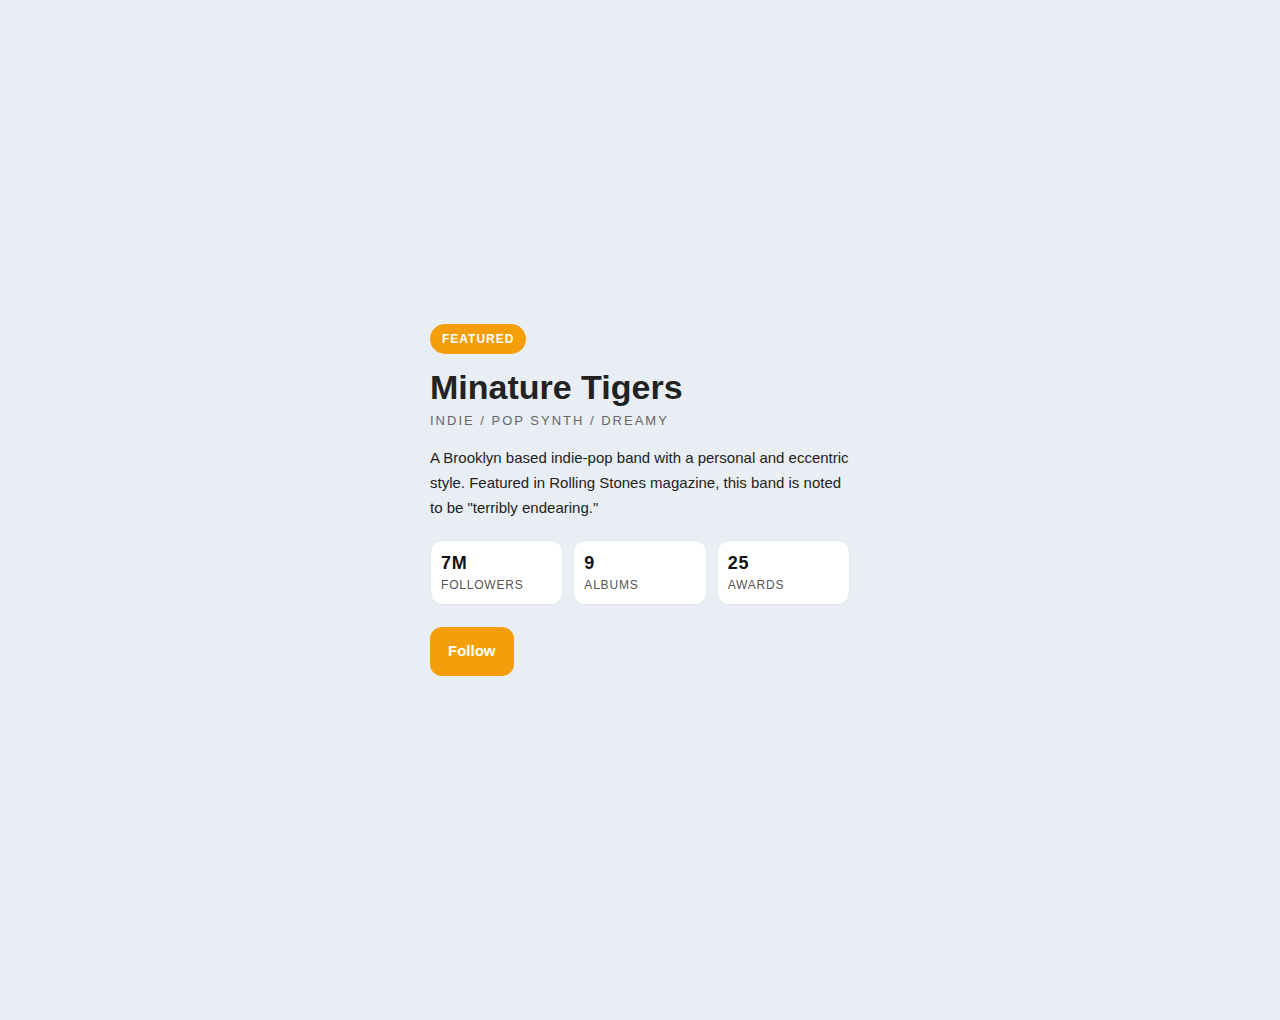
<file: css_profile_card/index.html>
<!DOCTYPE html>
<html lang="en">

<head>
<meta charset="UTF-8" />
<meta name="viewport" content="width=device-width, initial-scale=1.0" /> 
<title>Creator Profile Card</title>

<link rel="stylesheet" href="styles/style.css" />
</head>

<body>

<main>
  
<article>
<h2>FEATURED</h2>
<h1>Minature Tigers</h1>
<h3>Indie / Pop synth / Dreamy</h3>
<p>

A Brooklyn based indie-pop band with a personal and eccentric style. Featured in Rolling Stones magazine, this band is noted to be "terribly endearing."
</p>

<ul>
<li> <strong>7M</strong> Followers</li>
 <li><strong> 9 </strong> Albums</li> 
<li><strong> 25 </strong> Awards</li>
</ul>

<p>
<a href="#">Follow</a>
</p>
</article>
</main>
</body> 
</html>
</file>
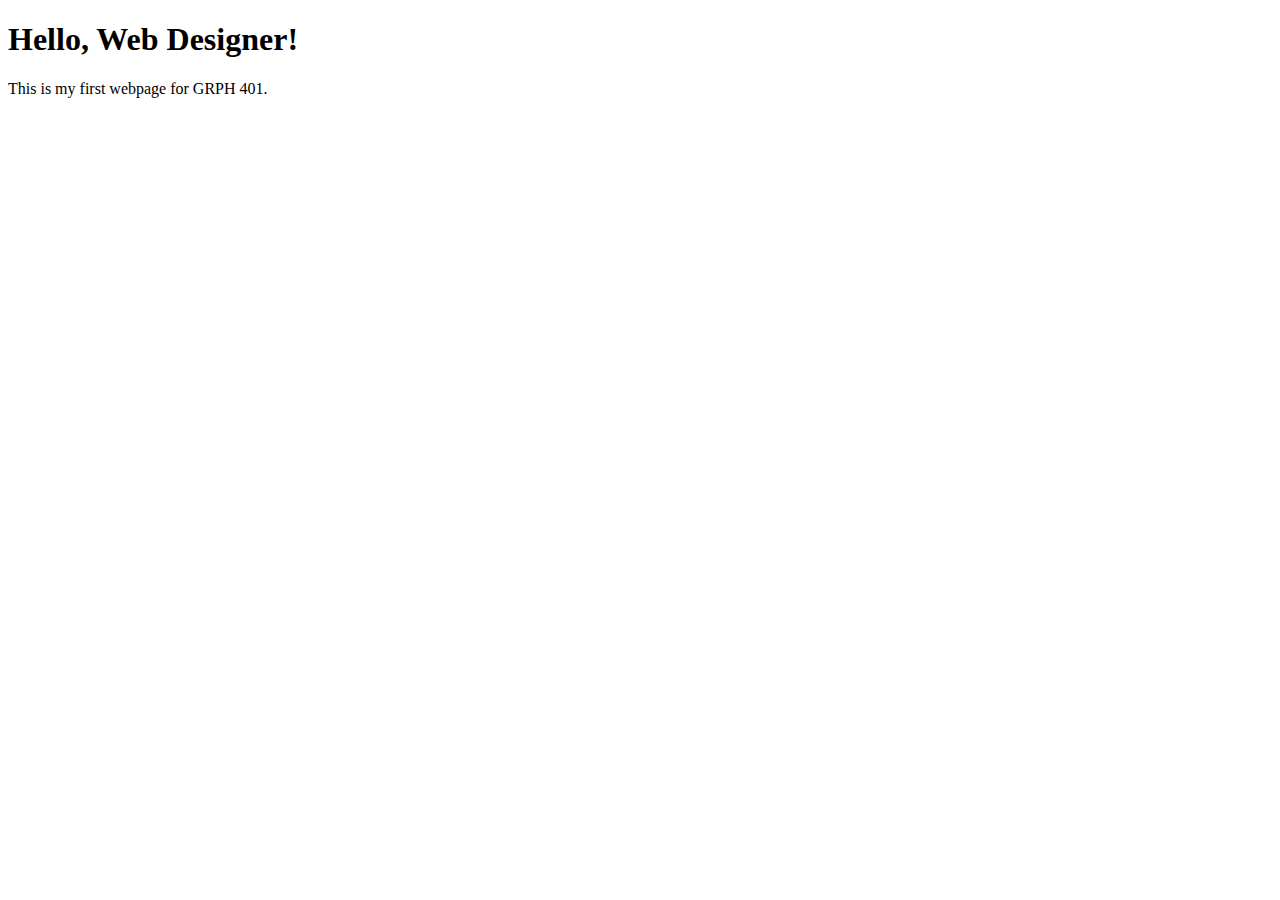
<file: Week01_hello_web/index.html>
<!DOCTYPE html>
<html lang="en">
  <head>
    <meta charset="UTF-8" />
    <meta name="viewport" content="width=device-width, initial-scale=1.0" />
    <title>Hello Web Designer</title>
  </head>
  <body>
    <h1>Hello, Web Designer!</h1>
    <p>This is my first webpage for GRPH 401.</p>
  </body>
</html>
</file>
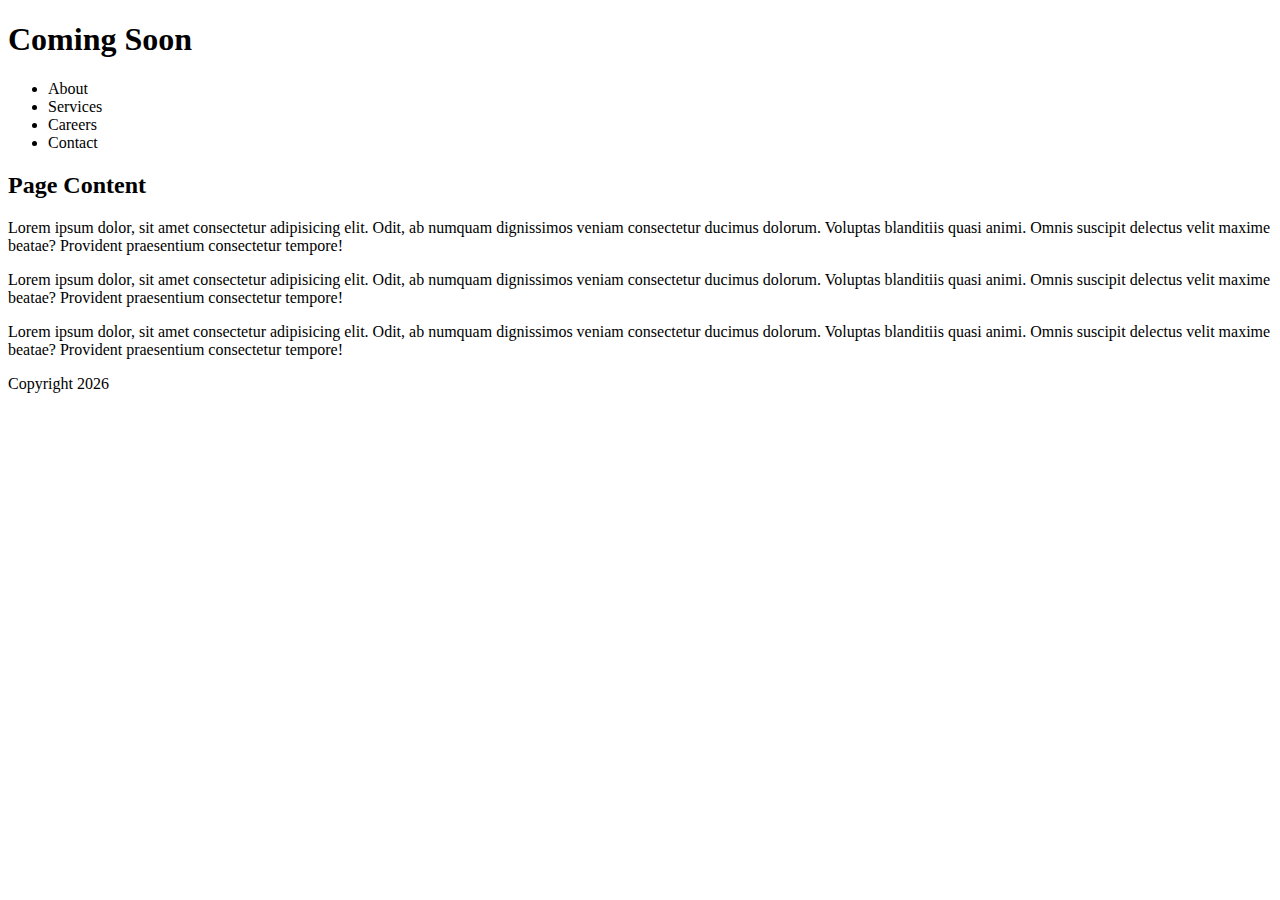
<file: week01_homework_homepage/index.html>
<!DOCTYPE html>
<html lang="en">
  <head>
    <meta charset="UTF-8" />
    <meta name="viewport" content="width=device-width, initial-scale=1.0" />
    <title>Site Name</title>
  </head>
  <body>
    <header>
      <h1>Coming Soon</h1>
    </header>
    <nav>
      <ul>
        <li>About</li>
        <li>Services</li>
        <li>Careers</li>
        <li>Contact</li>
      </ul>
    </nav>
    <main>
      <section>
        <h2>Page Content</h2>
        <p>
          Lorem ipsum dolor, sit amet consectetur adipisicing elit. Odit, ab
          numquam dignissimos veniam consectetur ducimus dolorum. Voluptas
          blanditiis quasi animi. Omnis suscipit delectus velit maxime beatae?
          Provident praesentium consectetur tempore!
        </p>
        <p>
          Lorem ipsum dolor, sit amet consectetur adipisicing elit. Odit, ab
          numquam dignissimos veniam consectetur ducimus dolorum. Voluptas
          blanditiis quasi animi. Omnis suscipit delectus velit maxime beatae?
          Provident praesentium consectetur tempore!
        </p>
        <p>
          Lorem ipsum dolor, sit amet consectetur adipisicing elit. Odit, ab
          numquam dignissimos veniam consectetur ducimus dolorum. Voluptas
          blanditiis quasi animi. Omnis suscipit delectus velit maxime beatae?
          Provident praesentium consectetur tempore!
        </p>
      </section>
    </main>
    <footer>
      <p>Copyright 2026</p>
    </footer>
  </body>
</html>
</file>
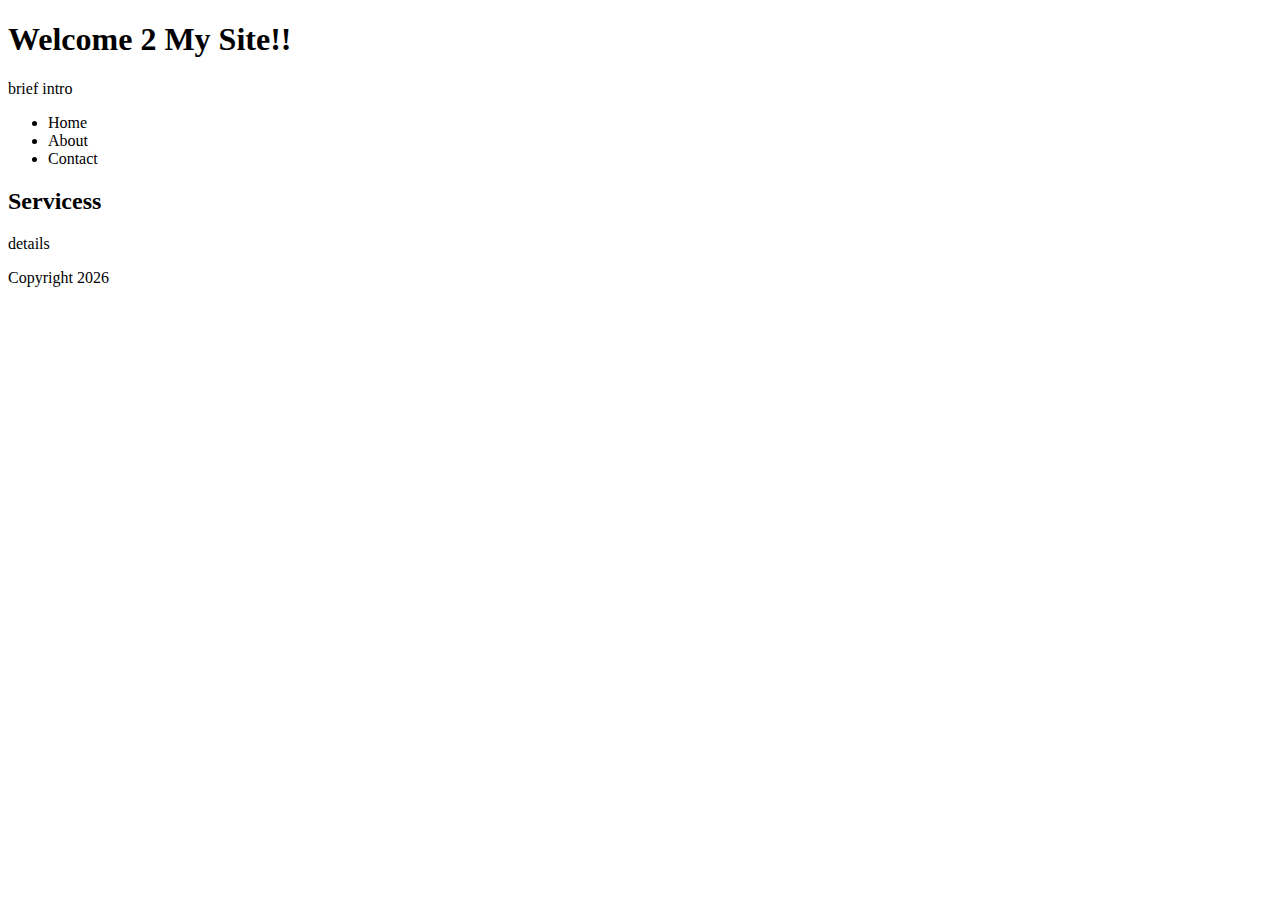
<file: Week01_Semantic_structure/index.html>
<!DOCTYPE html>
<html lang="en">
  <head>
    <meta charset="UTF-8" />
    <meta name="viewport" content="width=device-width, initial-scale=1.0" />
    <title>Your Website</title>
  </head>
  <body>
    <header>
      <h1>Welcome 2 My Site!!</h1>
      <p>brief intro</p>
    </header>
    <nav>
      <ul>
        <li>Home</li>
        <li>About</li>
        <li>Contact</li>
      </ul>
    </nav>
    <main>
      <section>
        <h2>Servicess</h2>
        <p>details</p>
      </section>
    </main>
    <footer>
      <p>Copyright 2026</p>
    </footer>
  </body>
</html>
</file>
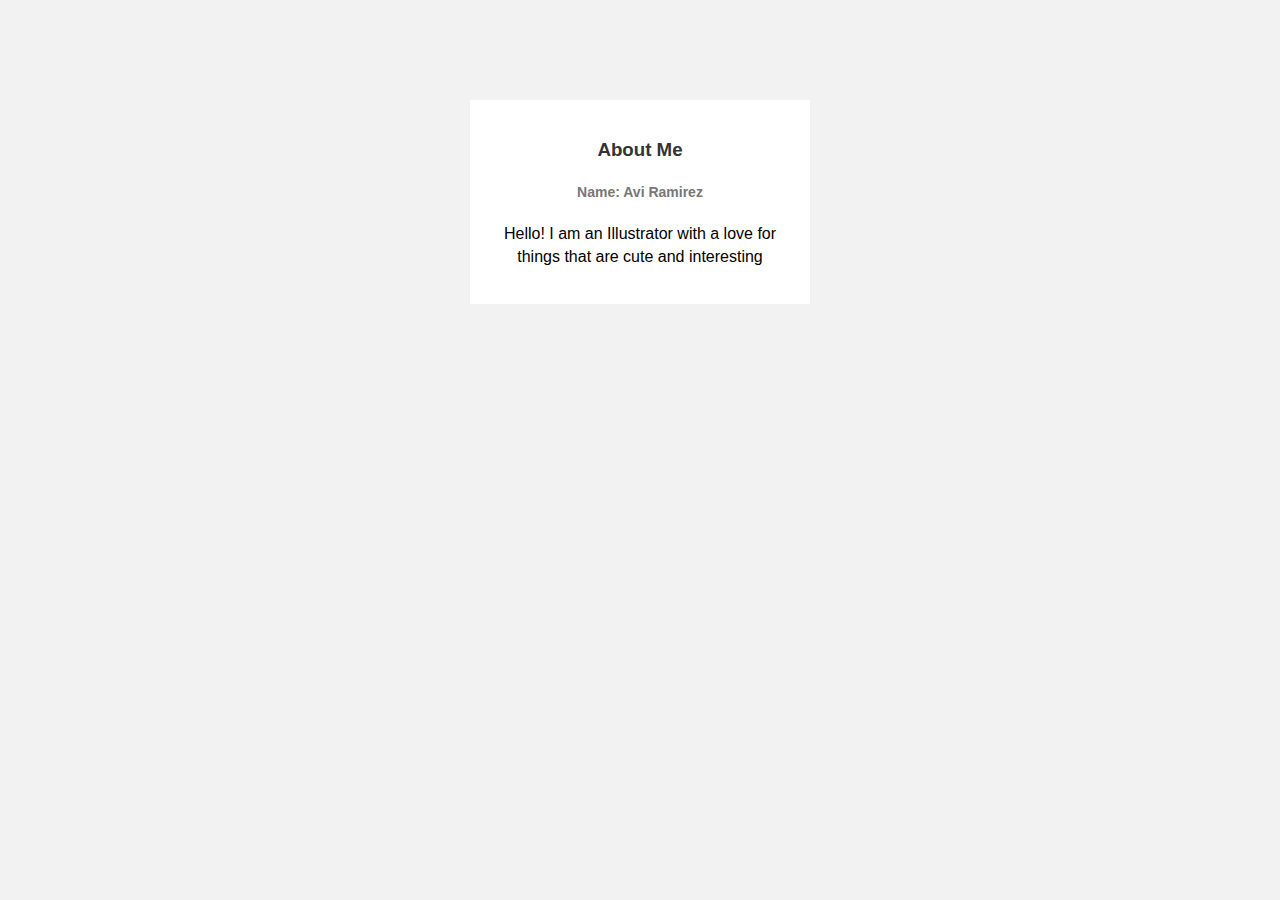
<file: week05_test/index.html>
<!DOCTYPE html>
<html lang="en">
  <head>
    <meta charset="UTF-8" />
    <meta name="viewport" content="width=device-width, initial-scale=1.0" />
    <title>Document</title>
    <link rel="stylesheet" href="styles/styles.css" />
  </head>

  <body>
    <aside>
      <h3>About Me</h3>
      <h5>Name: Avi Ramirez</h5>
      <p>
        Hello! I am an Illustrator with a love for things that are cute and
        interesting
      </p>
    </aside>
  </body>
</html>
</file>
<file: css_profile_card/styles/style.css>
body {
  margin: 0;
  font-family: Arial, sans-serif;
  background: #e9eef5;
  color: #222;
}

main {
  min-height: 100vh;
  display: flex;
  justify-content: center;
  align-items: center;
  padding: 60px 20px;
}

h1 {
  margin: 0 0 6px;
  font-size: 34px;
}

h2 {
  margin: 0 0 14px;
  display: inline-block;
  padding: 8px 12px;
  border-radius: 999px;
  background: #f59e0b;
  color: white;
  font-size: 12px;
  letter-spacing: 1px;
}

h3 {
  margin: 0 0 18px;
  font-size: 13px;
  text-transform: uppercase;
  letter-spacing: 2px;
  color: #666;
  font-weight: normal;
}

p {
  font-size: 15px;
  line-height: 1.65;
  margin: 0 0 20px;
}

ul {
  list-style: none;
  padding: 0;
  margin: 0 0 22px;
  display: flex;
  gap: 10px;
  justify-content: space-between;
}

li {
  flex: 1;
  padding: 12px 10px;
  border-radius: 12px;
  background: #fff;
  border: 1px solid #e6e6e6;
  font-size: 12px;
  text-transform: uppercase;
  letter-spacing: 0.8px;
  color: #555;
}

strong {
  display: block;
  font-size: 18px;
  color: #111;
  margin-bottom: 4px;
}

a {
  display: inline-block;
  padding: 12px 18px;
  border-radius: 12px;
  background: #f59e0b;
  color: white;
  text-decoration: none;
  font-weight: bold;
}

article {
  padding: 40px;
  width: 420px;
}
</file>
<file: week05_test/styles/styles.css>
body {
  background-color: #f2f2f2;
  font-family: Arial, sans-serif;
}

aside {
  background-color: white;
  width: 300px;
  margin: 100px auto;
  padding: 20px;
  text-align: center;
}

h3 {
  color: #333333;
}

h5 {
  color: #777777;
  font-size: 14px;
}

p {
  font-size: 16px;
  line-height: 1.4;
}
</file>
